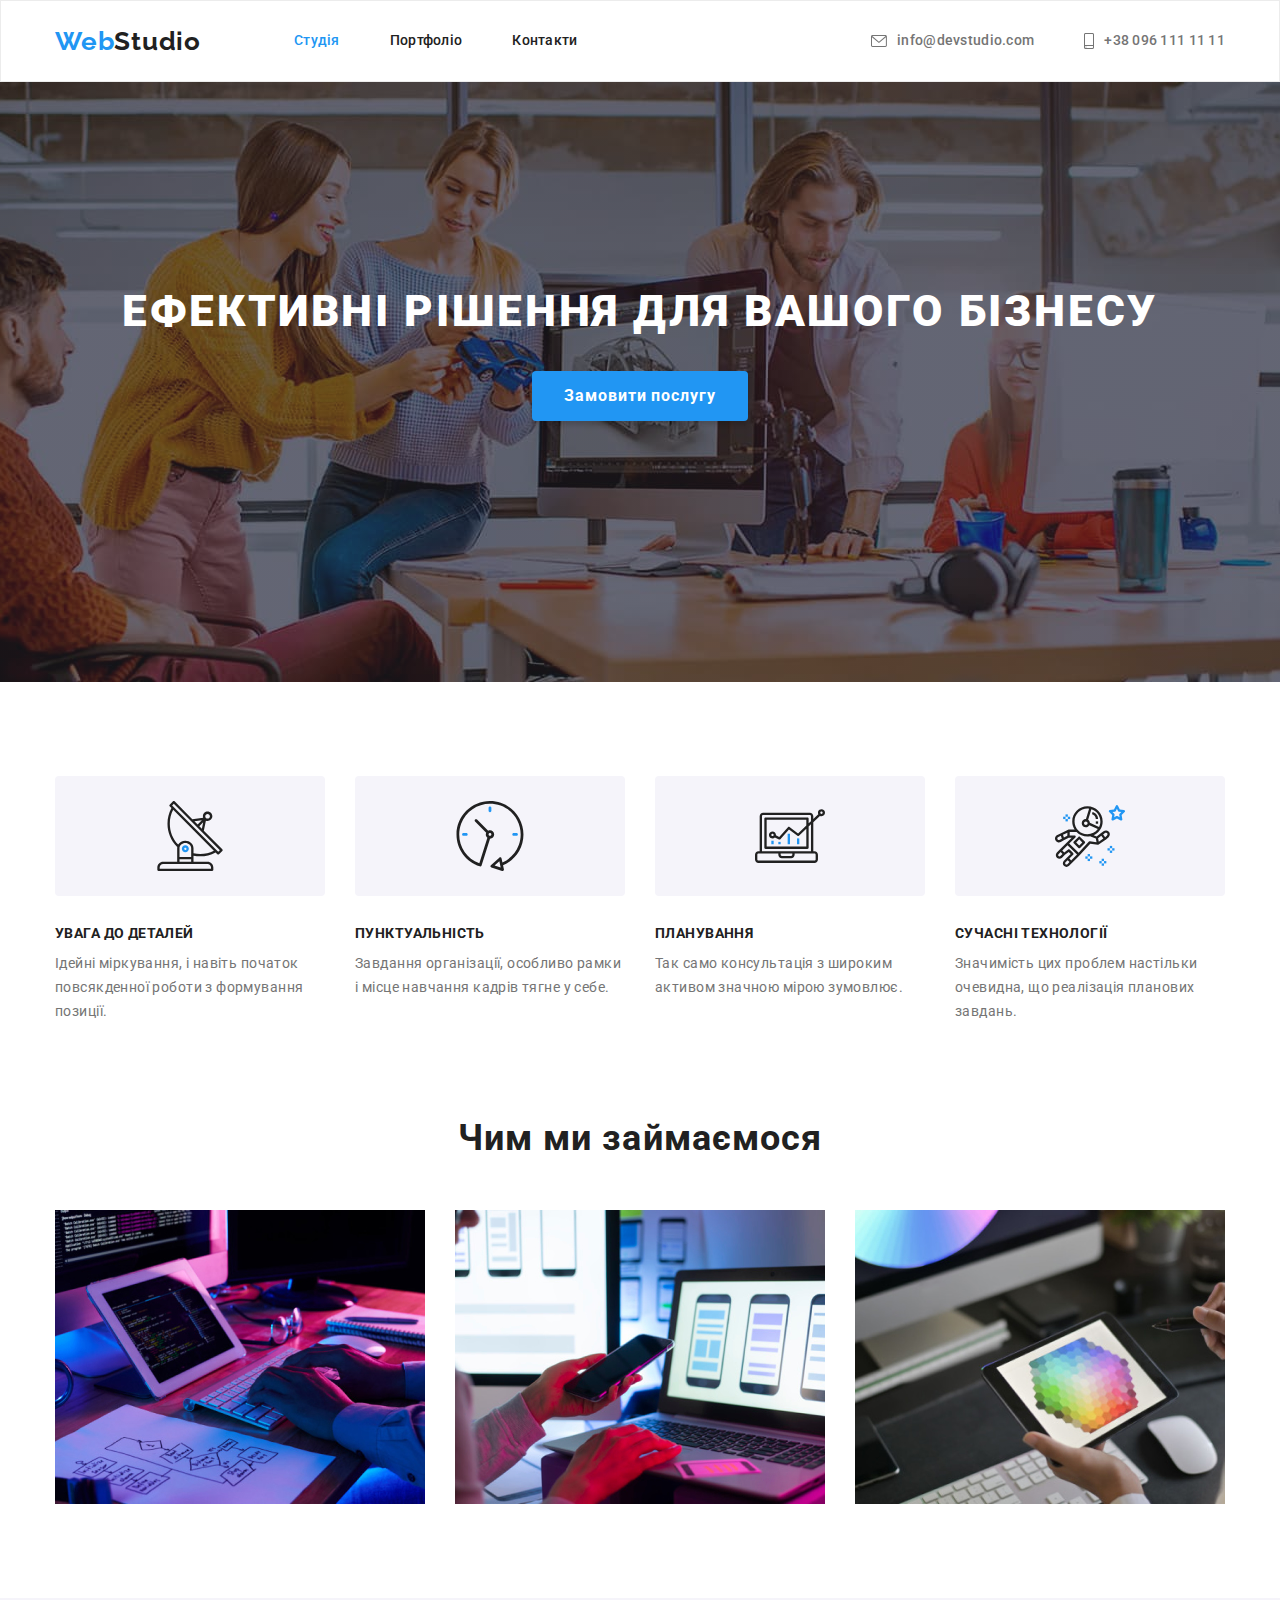
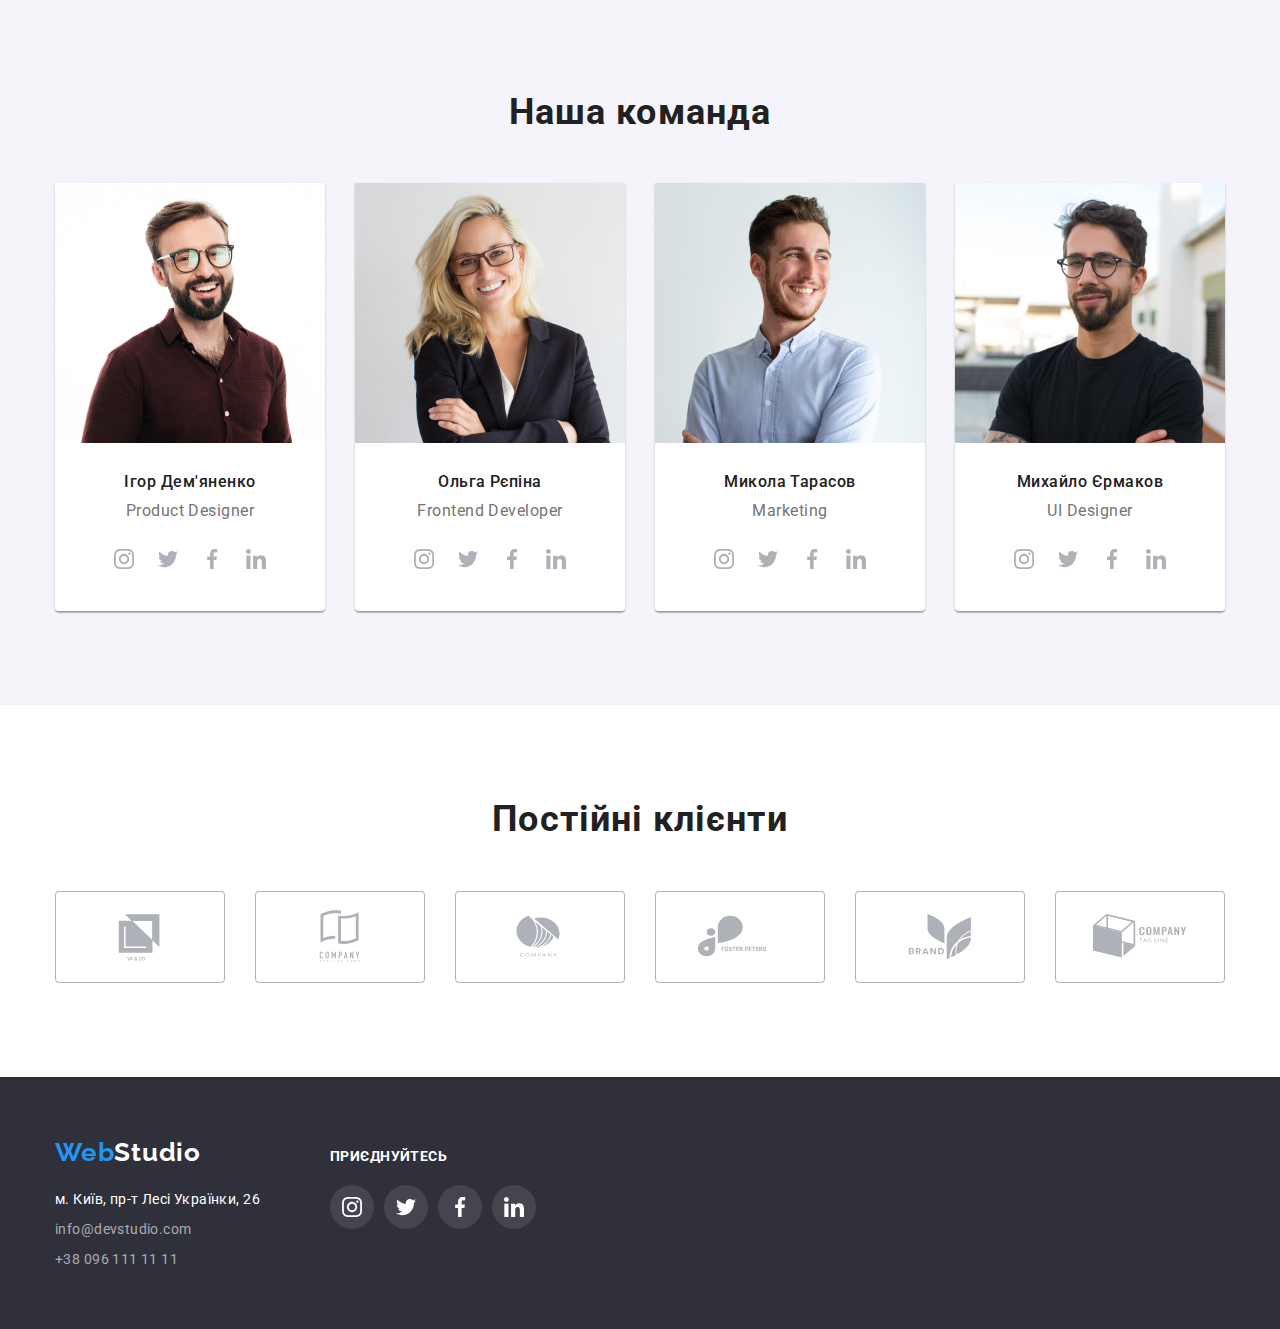
<file: index.html>
<!DOCTYPE html>
<html lang="uk">
  <head>
    <meta charset="UTF-8" />
    <meta http-equiv="X-UA-Compatible" content="IE=edge" />
    <meta name="viewport" content="width=device-width, initial-scale=1.0" />
    <link
      rel="stylesheet"
      href="https://cdnjs.cloudflare.com/ajax/libs/modern-normalize/1.0.0/modern-normalize.min.css"
    />
    <link rel="preconnect" href="https://fonts.googleapis.com" />
    <link rel="preconnect" href="https://fonts.gstatic.com" crossorigin />
    <link
      href="https://fonts.googleapis.com/css2?family=Raleway:wght@700&family=Roboto:wght@400;500;700;900&display=swap"
      rel="stylesheet"
    />
    <link rel="stylesheet" href="./css/styles.css" />
    <title>Студія WebStudio</title>
  </head>

  <body>
    <header class="page-header">
      <div class="conteiner main-nav">
        <nav class="logo-nav">
          <a href="./index.html" lang="en" class="logo"
            ><span class="logo-first-words">Web</span>Studio</a
          >

          <ul class="site-nav list">
            <li class="item first"><a href="./index.html" class="link current">Студія</a></li>
            <li class="item"><a href="./portfolio.html" class="link">Портфоліо</a></li>
            <li class="item"><a href="" class="link">Контакти</a></li>
          </ul>
        </nav>

        <ul class="auth-nav list">
          <li class="item">
            <a href="mailto:info@devstudio.com" class="link envelope">
              <svg class="mail-icon" height="12" width="16">
                <use href="./images/symbol-defs.svg#icon-envelope"></use>
              </svg>
              info@devstudio.com</a
            >
          </li>
          <li class="item">
            <a href="tel:+380961111111" class="link smartphone">
              <svg class="smartphone-icon" height="16" width="10">
                <use href="./images/symbol-defs.svg#icon-smartphone"></use>
              </svg>
              +38 096 111 11 11</a
            >
          </li>
        </ul>
      </div>
    </header>

    <main>
      <section class="hero">
        <div class="section hero">
          <h1 class="hero-title">Ефективні рішення для вашого бізнесу</h1>
          <button type="button" class="button">Замовити послугу</button>
        </div>
      </section>

      <section class="section">
        <div class="conteiner">
          <h2 class="section-title-hidden">Особливості</h2>
          <ul class="features list">
            <li class="item">
              <div class="icon-features-conteiner">
                <svg class="feautures-icon" height="70" width="70">
                  <use href="./images/symbol-defs.svg#icon-antenna"></use>
                </svg>
              </div>
              <h3 class="title">Увага до деталей</h3>
              <p class="features prg">
                Ідейні міркування, і навіть початок повсякденної роботи з формування позиції.
              </p>
            </li>

            <li class="item">
              <div class="icon-features-conteiner">
                <svg class="feautures-icon" height="70" width="70">
                  <use href="./images/symbol-defs.svg#icon-clock"></use>
                </svg>
              </div>
              <h3 class="title">Пунктуальність</h3>
              <p class="features prg">
                Завдання організації, особливо рамки і місце навчання кадрів тягне у себе.
              </p>
            </li>

            <li class="item">
              <div class="icon-features-conteiner">
                <svg class="feautures-icon" height="70" width="70">
                  <use href="./images/symbol-defs.svg#icon-diagram"></use>
                </svg>
              </div>
              <h3 class="title">Планування</h3>
              <p class="features prg">
                Так само консультація з широким активом значною мірою зумовлює.
              </p>
            </li>

            <li class="item">
              <div class="icon-features-conteiner">
                <svg class="feautures-icon" height="70" width="70">
                  <use href="./images/symbol-defs.svg#icon-astronaut"></use>
                </svg>
              </div>
              <h3 class="title">Сучасні технології</h3>
              <p class="features prg">
                Значимість цих проблем настільки очевидна, що реалізація планових завдань.
              </p>
            </li>
          </ul>
        </div>
      </section>

      <section class="section no-padding">
        <div class="conteiner">
          <h2 class="section-title examples">Чим ми займаємося</h2>
          <ul class="examples list">
            <li class="item">
              <img
                src="./images/what1.jpg"
                alt="клавіатура на столі"
                width="370"
                height="294"
                class="img-examples"
              />
            </li>
            <li class="item">
              <img
                src="./images/what2.jpg"
                alt="дівчина за ноутбуком"
                width="370"
                height="294"
                class="img-examples"
              />
            </li>
            <li class="item">
              <img
                src="./images/what3.jpg"
                alt="малюнок на планшеті"
                width="370"
                height="294"
                class="img-examples"
              />
            </li>
          </ul>
        </div>
      </section>

      <section class="section team">
        <div class="conteiner">
          <h2 class="section-title team">Наша команда</h2>
          <ul class="team list">
            <li class="item">
              <img
                src="./images/igor.jpg"
                alt="чоловік Ігор"
                width="270"
                height="260"
                class="img-team"
              />
              <div class="team-bgr">
                <h3 class="team-title title">Ігор Дем'яненко</h3>
                <p class="team prg" lang="en">Product Designer</p>
                <ul class="social-team-container list">
                  <li>
                    <a href="#" class="social-team link">
                      <svg class="social-team-icon" height="20" width="20">
                        <use href="./images/symbol-defs.svg#icon-instagram"></use>
                      </svg>
                    </a>
                  </li>
                  <li>
                    <a href="#" class="social-team link">
                      <svg class="social-team-icon" height="20" width="20">
                        <use href="./images/symbol-defs.svg#icon-twitter"></use>
                      </svg>
                    </a>
                  </li>
                  <li>
                    <a href="#" class="social-team link">
                      <svg class="social-team-icon" height="20" width="20">
                        <use href="./images/symbol-defs.svg#icon-facebook"></use>
                      </svg>
                    </a>
                  </li>
                  <li>
                    <a href="#" class="social-team link">
                      <svg class="social-team-icon" height="20" width="20">
                        <use href="./images/symbol-defs.svg#icon-linkedin"></use>
                      </svg>
                    </a>
                  </li>
                </ul>
              </div>
            </li>

            <li class="item">
              <img
                src="./images/olga.jpg"
                alt="жінка Ольга"
                width="270"
                height="260"
                class="img-team"
              />
              <div class="team-bgr">
                <h3 class="team-title title">Ольга Рєпіна</h3>
                <p class="team prg" lang="en">Frontend Developer</p>
                <ul class="social-team-container list">
                  <li>
                    <a href="#" class="social-team link">
                      <svg class="social-team-icon" height="20" width="20">
                        <use href="./images/symbol-defs.svg#icon-instagram"></use>
                      </svg>
                    </a>
                  </li>
                  <li>
                    <a href="#" class="social-team link">
                      <svg class="social-team-icon" height="20" width="20">
                        <use href="./images/symbol-defs.svg#icon-twitter"></use>
                      </svg>
                    </a>
                  </li>
                  <li>
                    <a href="#" class="social-team link">
                      <svg class="social-team-icon" height="20" width="20">
                        <use href="./images/symbol-defs.svg#icon-facebook"></use>
                      </svg>
                    </a>
                  </li>
                  <li>
                    <a href="#" class="social-team link">
                      <svg class="social-team-icon" height="20" width="20">
                        <use href="./images/symbol-defs.svg#icon-linkedin"></use>
                      </svg>
                    </a>
                  </li>
                </ul>
              </div>
            </li>

            <li class="item">
              <img
                src="./images/mykola.jpg"
                alt="чоловік Микола"
                width="270"
                height="260"
                class="img-team"
              />
              <div class="team-bgr">
                <h3 class="team-title title">Микола Тарасов</h3>
                <p class="team prg" lang="en">Marketing</p>
                <ul class="social-team-container list">
                  <li>
                    <a href="#" class="social-team link">
                      <svg class="social-team-icon" height="20" width="20">
                        <use href="./images/symbol-defs.svg#icon-instagram"></use>
                      </svg>
                    </a>
                  </li>
                  <li>
                    <a href="#" class="social-team link">
                      <svg class="social-team-icon" height="20" width="20">
                        <use href="./images/symbol-defs.svg#icon-twitter"></use>
                      </svg>
                    </a>
                  </li>
                  <li>
                    <a href="#" class="social-team link">
                      <svg class="social-team-icon" height="20" width="20">
                        <use href="./images/symbol-defs.svg#icon-facebook"></use>
                      </svg>
                    </a>
                  </li>
                  <li>
                    <a href="#" class="social-team link">
                      <svg class="social-team-icon" height="20" width="20">
                        <use href="./images/symbol-defs.svg#icon-linkedin"></use>
                      </svg>
                    </a>
                  </li>
                </ul>
              </div>
            </li>

            <li class="item">
              <img
                src="./images/myhail.jpg"
                alt="чоловік Михайло"
                width="270"
                height="260"
                class="img-team"
              />
              <div class="team-bgr">
                <h3 class="team-title title">Михайло Єрмаков</h3>
                <p class="team prg" lang="en">UI Designer</p>
                <ul class="social-team-container list">
                  <li>
                    <a href="#" class="social-team link">
                      <svg class="social-team-icon" height="20" width="20">
                        <use href="./images/symbol-defs.svg#icon-instagram"></use>
                      </svg>
                    </a>
                  </li>
                  <li>
                    <a href="#" class="social-team link">
                      <svg class="social-team-icon" height="20" width="20">
                        <use href="./images/symbol-defs.svg#icon-twitter"></use>
                      </svg>
                    </a>
                  </li>
                  <li>
                    <a href="#" class="social-team link">
                      <svg class="social-team-icon" height="20" width="20">
                        <use href="./images/symbol-defs.svg#icon-facebook"></use>
                      </svg>
                    </a>
                  </li>
                  <li>
                    <a href="#" class="social-team link">
                      <svg class="social-team-icon" height="20" width="20">
                        <use href="./images/symbol-defs.svg#icon-linkedin"></use>
                      </svg>
                    </a>
                  </li>
                </ul>
              </div>
            </li>
          </ul>
        </div>
      </section>

      <section class="section company">
        <div class="conteiner">
          <h2 class="company title">Постійні клієнти</h2>
          <ul class="company list">
            <li class="company-item">
              <a href="" class="company-link link">
                <svg class="logo-company-icon" height="60" width="106">
                  <use href="./images/symbol-defs.svg#icon-logo-one"></use>
                </svg>
              </a>
            </li>
            <li class="company-item">
              <a href="" class="company-link link">
                <svg class="logo-company-icon" height="60" width="106">
                  <use href="./images/symbol-defs.svg#icon-logo-two"></use>
                </svg>
              </a>
            </li>
            <li class="company-item">
              <a href="" class="company-link link">
                <svg class="logo-company-icon" height="60" width="106">
                  <use href="./images/symbol-defs.svg#icon-logo-three"></use>
                </svg>
              </a>
            </li>
            <li class="company-item">
              <a href="" class="company-link link">
                <svg class="logo-company-icon" height="60" width="106">
                  <use href="./images/symbol-defs.svg#icon-logo-fore"></use>
                </svg>
              </a>
            </li>
            <li class="company-item">
              <a href="" class="company-link link">
                <svg class="logo-company-icon" height="60" width="106">
                  <use href="./images/symbol-defs.svg#icon-logo-five"></use>
                </svg>
              </a>
            </li>
            <li class="company-item">
              <a href="" class="company-link link">
                <svg class="logo-company-icon" height="60" width="106">
                  <use href="./images/symbol-defs.svg#icon-logo-six"></use>
                </svg>
              </a>
            </li>
          </ul>
        </div>
      </section>
    </main>

    <footer class="page-footer">
      <div class="conteiner footer">
        <div class="box-footer-one">
          <div class="box-footer-logo">
            <a href="./index.html" lang="en" class="logo-footer"
              ><span class="logo-first-words">Web</span>Studio</a
            >
          </div>

          <address class="footer-address">
            <ul class="footer-address list">
              <li class="item-footer">
                <a
                  class="link-place"
                  href="https://goo.gl/maps/CPtrU1FHBa2aNyZL9"
                  target="_blank"
                  rel="noopener noreferrer nofollow"
                  >м. Київ, пр-т Лесі Українки, 26</a
                >
              </li>
              <li class="item-footer">
                <a href="mailto:info@devstudio.com" class="link footer">info@devstudio.com</a>
              </li>
              <li class="item-footer">
                <a href="tel:+380961111111" class="link footer">+38 096 111 11 11</a>
              </li>
            </ul>
          </address>
        </div>

        <div class="box social-media">
          <p class="social-media prg">Приєднуйтесь</p>

          <ul class="social-footer-container list">
            <li class="item">
              <a href="#" class="social-footer link">
                <svg class="social-footer-icon" height="20" width="20">
                  <use href="./images/symbol-defs.svg#icon-instagram"></use>
                </svg>
              </a>
            </li>
            <li class="item">
              <a href="#" class="social-footer link">
                <svg class="social-footer-icon" height="20" width="20">
                  <use href="./images/symbol-defs.svg#icon-twitter"></use>
                </svg>
              </a>
            </li>
            <li class="item">
              <a href="#" class="social-footer link">
                <svg class="social-footer-icon" height="20" width="20">
                  <use href="./images/symbol-defs.svg#icon-facebook"></use>
                </svg>
              </a>
            </li>
            <li class="item">
              <a href="#" class="social-footer link">
                <svg class="social-footer-icon" height="20" width="20">
                  <use href="./images/symbol-defs.svg#icon-linkedin"></use>
                </svg>
              </a>
            </li>
          </ul>
        </div>
      </div>
    </footer>
  </body>
</html>
</file>
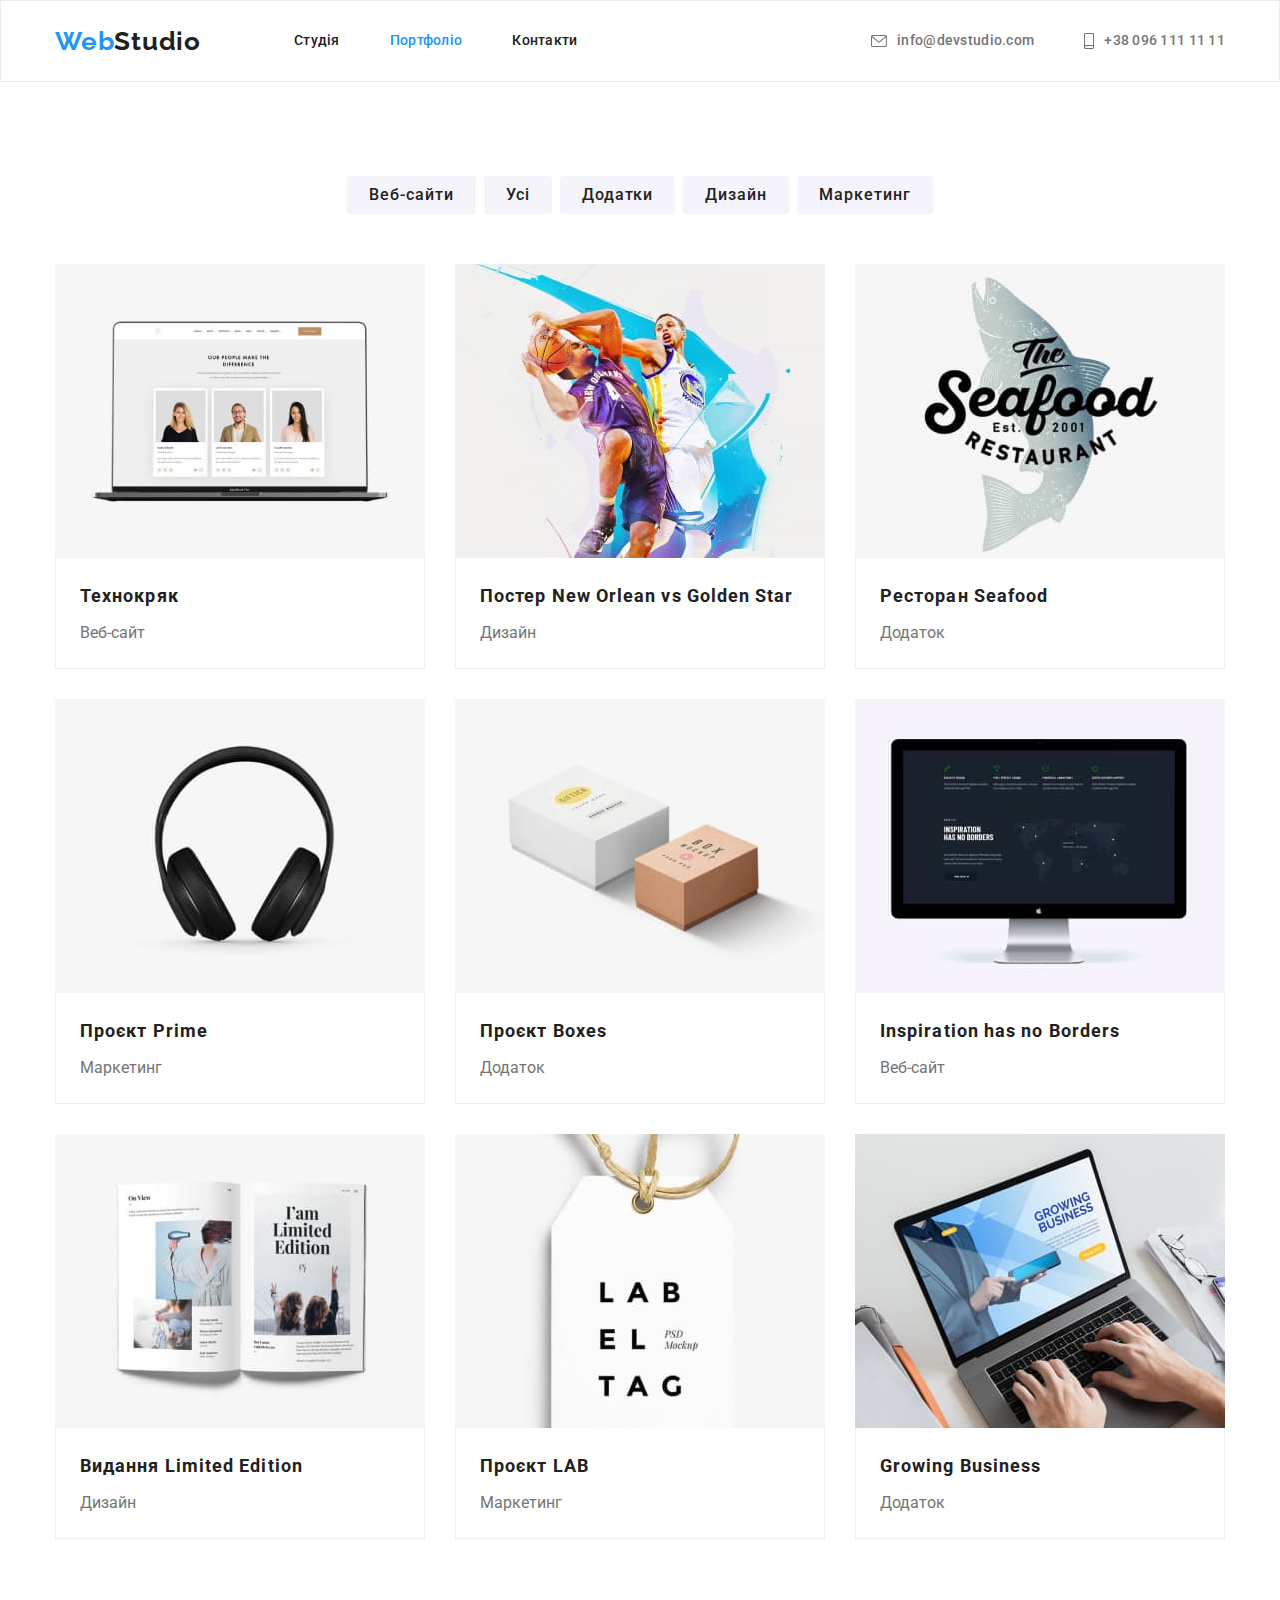
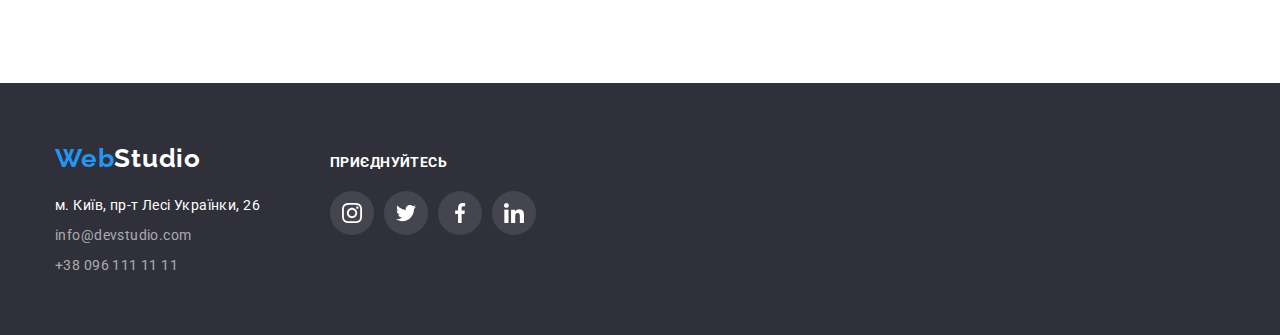
<file: portfolio.html>
<!DOCTYPE html>
<html lang="uk">
  <head>
    <meta charset="UTF-8" />
    <meta http-equiv="X-UA-Compatible" content="IE=edge" />
    <meta name="viewport" content="width=device-width, initial-scale=1.0" />
    <link
      rel="stylesheet"
      href="https://cdnjs.cloudflare.com/ajax/libs/modern-normalize/1.0.0/modern-normalize.min.css"
    />
    <link rel="preconnect" href="https://fonts.googleapis.com" />
    <link rel="preconnect" href="https://fonts.gstatic.com" crossorigin />
    <link
      href="https://fonts.googleapis.com/css2?family=Raleway:wght@700&family=Roboto:wght@400;500;700;900&display=swap"
      rel="stylesheet"
    />
    <link rel="stylesheet" href="./css/styles.css" />
    <title>Портфоліо</title>
  </head>

  <body>
    <header class="page-header">
      <div class="conteiner main-nav">
        <nav class="logo-nav">
          <a href="./index.html" lang="en" class="logo"
            ><span class="logo-first-words">Web</span>Studio</a
          >

          <ul class="site-nav list">
            <li class="item first"><a href="./index.html" class="link">Студія</a></li>
            <li class="item"><a href="./portfolio.html" class="link current">Портфоліо</a></li>
            <li class="item"><a href="" class="link">Контакти</a></li>
          </ul>
        </nav>

        <ul class="auth-nav list">
          <li class="item">
            <a href="mailto:info@devstudio.com" class="link envelope">
              <svg class="mail-icon" height="12" width="16">
                <use href="./images/symbol-defs.svg#icon-envelope"></use>
              </svg>
              info@devstudio.com</a
            >
          </li>
          <li class="item">
            <a href="tel:+380961111111" class="link smartphone">
              <svg class="smartphone-icon" height="16" width="10">
                <use href="./images/symbol-defs.svg#icon-smartphone"></use>
              </svg>
              +38 096 111 11 11</a
            >
          </li>
        </ul>
      </div>
    </header>

    <main>
      <section class="section">
        <div class="conteiner page-list">
          <h1 class="section-title-hidden">Портфоліо</h1>
          <ul class="page list">
            <li class="item"><button type="button" class="button second">Веб-сайти</button></li>
            <li class="item"><button type="button" class="button second">Усі</button></li>
            <li class="item"><button type="button" class="button second">Додатки</button></li>
            <li class="item"><button type="button" class="button second">Дизайн</button></li>
            <li class="item"><button type="button" class="button second">Маркетинг</button></li>
          </ul>

          <ul class="technology list">
            <li class="technology-box">
              <a href="#" class="link technology">
                <img
                  src="./images/tehno.jpg"
                  alt="Веб сайт у ноутбуці"
                  width="370"
                  height="294"
                  class="img-technology"
                />
                <div class="technology-description">
                  <h2 class="section-title technology">Технокряк</h2>
                  <p class="technology prg">Веб-сайт</p>
                </div>
              </a>
            </li>

            <li class="technology-box">
              <a href="#" class="link technology">
                <img
                  src="./images/neworlean.jpg"
                  alt="Баскетбол"
                  width="370"
                  height="294"
                  class="img-technology"
                />
                <div class="technology-description">
                  <h2 class="section-title technology">
                    Постер <span lang="en">New Orlean vs Golden Star</span>
                  </h2>
                  <p class="technology prg">Дизайн</p>
                </div>
              </a>
            </li>

            <li class="technology-box">
              <a href="#" class="link technology">
                <img
                  src="./images/seafood.jpg"
                  alt="Лого ресторану"
                  width="370"
                  height="294"
                  class="img-technology"
                />
                <div class="technology-description">
                  <h2 class="section-title technology">Ресторан <span lang="en">Seafood</span></h2>
                  <p class="technology prg">Додаток</p>
                </div>
              </a>
            </li>

            <li class="technology-box">
              <a href="#" class="link technology">
                <img
                  src="./images/prime.jpg"
                  alt="Бездротові навушники"
                  width="370"
                  height="294"
                  class="img-technology"
                />
                <div class="technology-description">
                  <h2 class="section-title technology">Проєкт <span lang="en">Prime</span></h2>
                  <p class="technology prg">Маркетинг</p>
                </div>
              </a>
            </li>

            <li class="technology-box">
              <a href="#" class="link technology">
                <img
                  src="./images/boxes.jpg"
                  alt="Коробки"
                  width="370"
                  height="294"
                  class="img-technology"
                />
                <div class="technology-description">
                  <h2 class="section-title technology">Проєкт <span lang="en">Boxes</span></h2>
                  <p class="technology prg">Додаток</p>
                </div>
              </a>
            </li>

            <li class="technology-box">
              <a href="#" class="link technology">
                <img
                  src="./images/borders.jpg"
                  alt="Моноблок"
                  width="370"
                  height="294"
                  class="img-technology"
                />
                <div class="technology-description">
                  <h2 class="section-title technology" lang="en">Inspiration has no Borders</h2>
                  <p class="technology prg">Веб-сайт</p>
                </div>
              </a>
            </li>

            <li class="technology-box">
              <a href="#" class="link technology">
                <img
                  src="./images/limited.jpg"
                  alt="Відкритий журнал"
                  width="370"
                  height="294"
                  class="img-technology"
                />
                <div class="technology-description">
                  <h2 class="section-title technology">
                    Видання <span lang="en">Limited Edition</span>
                  </h2>
                  <p class="technology prg">Дизайн</p>
                </div>
              </a>
            </li>

            <li class="technology-box">
              <a href="#" class="link technology">
                <img
                  src="./images/lab.jpg"
                  alt="Етикетка"
                  width="370"
                  height="294"
                  class="img-technology"
                />
                <div class="technology-description">
                  <h2 class="section-title technology">Проєкт LAB</h2>
                  <p class="technology prg">Маркетинг</p>
                </div>
              </a>
            </li>

            <li class="technology-box">
              <a href="#" class="link technology">
                <img
                  src="./images/business.jpg"
                  alt="Друк на ноутбуці"
                  width="370"
                  height="294"
                  class="img-technology"
                />
                <div class="technology-description">
                  <h2 class="section-title technology" lang="en">Growing Business</h2>
                  <p class="technology prg">Додаток</p>
                </div>
              </a>
            </li>
          </ul>
        </div>
      </section>
    </main>

    <footer class="page-footer">
      <div class="conteiner footer">
        <div class="box-footer-one">
          <div class="box-footer-logo">
            <a href="./index.html" lang="en" class="logo-footer"
              ><span class="logo-first-words">Web</span>Studio</a
            >
          </div>

          <address class="footer-address">
            <ul class="footer-address list">
              <li class="item-footer">
                <a
                  class="link-place"
                  href="https://goo.gl/maps/CPtrU1FHBa2aNyZL9"
                  target="_blank"
                  rel="noopener noreferrer nofollow"
                  >м. Київ, пр-т Лесі Українки, 26</a
                >
              </li>
              <li class="item-footer">
                <a href="mailto:info@devstudio.com" class="link footer">info@devstudio.com</a>
              </li>
              <li class="item-footer">
                <a href="tel:+380961111111" class="link footer">+38 096 111 11 11</a>
              </li>
            </ul>
          </address>
        </div>

        <div class="box social-media">
          <p class="social-media prg">Приєднуйтесь</p>

          <ul class="social-footer-container list">
            <li class="item">
              <a href="#" class="social-footer link">
                <svg class="social-footer-icon" height="20" width="20">
                  <use href="./images/symbol-defs.svg#icon-instagram"></use>
                </svg>
              </a>
            </li>
            <li class="item">
              <a href="#" class="social-footer link">
                <svg class="social-footer-icon" height="20" width="20">
                  <use href="./images/symbol-defs.svg#icon-twitter"></use>
                </svg>
              </a>
            </li>
            <li class="item">
              <a href="#" class="social-footer link">
                <svg class="social-footer-icon" height="20" width="20">
                  <use href="./images/symbol-defs.svg#icon-facebook"></use>
                </svg>
              </a>
            </li>
            <li class="item">
              <a href="#" class="social-footer link">
                <svg class="social-footer-icon" height="20" width="20">
                  <use href="./images/symbol-defs.svg#icon-linkedin"></use>
                </svg>
              </a>
            </li>
          </ul>
        </div>
      </div>
    </footer>
  </body>
</html>
</file>
<file: css/styles.css>
:root {
  --black: #212121;
  --p-color: #757575;
  --main-white: #ffffff;
  --blue: #2196f3;
  --color-a-ftr: rgba(255, 255, 255, 0.6);
  --bg-batton: #f5f4fa;
  --color-ftr: #2f303a;
  --main-bg: #f5f5f5;
  --not-main-bg: #f5f4fa;
  --active-btn: #188ce8;
  --border-header: #ececec;
  --border-technology-list: #eeeeee;
  --bg-icon-footer: rgba(255, 255, 255, 0.1);
  --icon-color: #afb1b8;
}

body {
  background-color: var(--main-white);
  color: var(--black);

  font-family: Roboto, sans-serif;
}

/* ALL POSItION */

.conteiner {
  margin-left: auto;
  margin-right: auto;
  width: 1200px;
  /* outline: 2px solid tomato; */
  padding-left: 15px;
  padding-right: 15px;
}

/* main nav */

.logo-nav {
  display: flex;
  align-items: center;
}

.main-nav {
  display: flex;
  align-items: center;
}

/* all */

.section {
  padding-top: 94px;
  padding-bottom: 94px;
  text-align: center;
}

.section.no-padding {
  padding-top: 0;
  padding-bottom: 94px;
}

.section-title {
  color: var(--black);
  margin-top: 0;
  margin-bottom: 50px;
}

.title {
  margin-top: 0;
  margin-bottom: 10px;
}

.prg {
  color: var(--p-color);
  margin-top: 0;
  margin-bottom: 0;
}

.link {
  text-decoration: none;
}

.list {
  list-style: none;
  padding: 0;
  margin: 0;
}

.section-title-hidden {
  position: absolute;
  width: 1px;
  height: 1px;
  margin: -1px;
  border: 0;
  padding: 0;
  clip: rect(0 0 0 0);
  overflow: hidden;
}

/* header */

.page-header {
  background-color: var(--main-white);
  letter-spacing: 0.02em;
  font-weight: 500;
  font-size: 14px;
  line-height: 1.14;
  border: 1px solid var(--border-header);
}

.logo {
  color: var(--black);
  font-family: Raleway, sans-serif;
  letter-spacing: 0.03em;
  font-weight: 700;
  font-size: 26px;
  line-height: 1.19;
  text-decoration: none;
}

.logo-footer {
  color: var(--main-white);
  font-family: Raleway, sans-serif;
  letter-spacing: 0.03em;
  font-weight: 700;
  font-size: 26px;
  line-height: 1.19;
  text-decoration: none;
}

.logo-first-words {
  color: var(--blue);
}

.site-nav .link {
  display: block;
  color: var(--black);
  padding-top: 32px;
  padding-bottom: 32px;
}

.auth-nav .link {
  display: block;
  color: var(--p-color);
  padding-top: 32px;
  padding-bottom: 32px;
}

.link.envelope {
  display: flex;
  align-items: center;
}

.mail-icon {
  margin-right: 10px;
  fill: currentColor;
}

.link.smartphone {
  display: flex;
  align-items: center;
}

.smartphone-icon {
  margin-right: 10px;
  fill: currentColor;
}

.auth-nav .link:hover,
.auth-nav .link:focus,
.site-nav .link:hover,
.site-nav .link:focus,
.site-nav .link.current {
  color: var(--blue);
}

.site-nav {
  display: flex;
}

.auth-nav {
  display: flex;
  margin-left: auto;
}

.site-nav .item + .item {
  margin-left: 50px;
}

.site-nav .item:first-child {
  margin-left: 93px;
}

.auth-nav .item + .item {
  margin-left: 50px;
}

/* HERO */

.hero {
  background-color: var(--color-ftr);

  text-align: center;

  max-width: 1600px;
  height: 600px;
  margin-left: auto;
  margin-right: auto;
  background-image: linear-gradient(to right, rgba(47, 48, 58, 0.4), rgba(47, 48, 58, 0.4)),
    url(../images/hero-img.jpg);
  background-repeat: no-repeat;
  background-position: center;
  background-size: cover;
}

.section.hero {
  padding-top: 200px;
  padding-bottom: 200px;
}

.hero-title {
  margin-top: 0;
  margin-bottom: 30;
  color: white;
  letter-spacing: 0.06em;
  font-weight: 900;
  font-size: 44px;
  line-height: 1.36;
  text-transform: uppercase;
}

/* button */

.button {
  background-color: var(--blue);
  color: var(--main-white);
  cursor: pointer;
  border: inherit;
  letter-spacing: 0.06em;
  font-weight: 700;
  font-size: 16px;
  line-height: 1.87;
  border-radius: 4px;
  padding: 10px 32px;
  box-shadow: 0px 4px 4px rgba(0, 0, 0, 0.15);
}

.button:hover,
.button:focus {
  background-color: var(--active-btn);
  color: var(--main-white);
}

.button.second {
  color: var(--black);
  background-color: var(--bg-batton);
  font-weight: 500;
  font-size: 16px;
  line-height: 1.62;
  font-family: inherit;
  border: 1px inherit;
  border-radius: 4px;
  padding: 6px 22px;
  box-shadow: none;
}

.button.second:hover,
.button.second:focus {
  background-color: var(--blue);
  color: var(--main-white);
  box-shadow: 0px 3px 1px rgba(0, 0, 0, 0.1), 0px 1px 2px rgba(0, 0, 0, 0.08),
    0px 2px 2px rgba(0, 0, 0, 0.12);
}

/* features */

.features.list {
  display: flex;
  text-align: left;
}

.features.list .item {
  width: 270px;
}

.features.list .item + .item {
  margin-left: 30px;
}

.features {
  list-style: none;
}

.features .title {
  color: var(--black);
  font-weight: 700;
  font-size: 14px;
  line-height: 1.14;
  letter-spacing: 0.03em;
  text-transform: uppercase;
}

.features.prg {
  color: var(--p-color);
  font-size: 14px;
  line-height: 1.71;
  letter-spacing: 0.03em;
}

.features.list .item {
  display: block;
}

.icon-features-conteiner {
  display: flex;
  justify-content: center;
  align-items: center;
  height: 120px;
  width: 270px;
  background: var(--bg-batton);
  border-radius: 4px;
  margin-bottom: 30px;
  padding: 0;
}

/* .features.list .item {
  display: block;
  height: 120px;
  margin-bottom: 30px;
  border-radius: 4px;

  background-repeat: no-repeat;
  background-position: center;
  background-color: var(--bg-batton);
} */

/* .features.list .item:nth-of-type(1)::before {
  background-image: url(../images/antenna.svg);
}

.features.list .item:nth-of-type(2)::before {
  background-image: url(../images/clock.svg);
}

.features.list .item:nth-of-type(3)::before {
  background-image: url(../images/diagram.svg);
}

.features.list .item:nth-of-type(4)::before {
  background-image: url(../images/astronaut.svg);
} */

/* examples */

.examples.list {
  display: flex;
}

.examples.list .item + .item {
  margin-left: 30px;
}

.img-examples {
  display: block;
}

.section-title.examples,
.section-title.team {
  font-weight: 700;
  font-size: 36px;
  line-height: 1.16;
  letter-spacing: 0.03em;

  text-align: center;
}

/* team */

.section.team {
  background-color: var(--bg-batton);
}

.team.list {
  display: flex;
}

.team.list .item + .item {
  margin-left: 30px;
}

.team.list .item {
  box-shadow: 0px 1px 3px rgba(0, 0, 0, 0.12), 0px 1px 1px rgba(0, 0, 0, 0.14),
    0px 2px 1px rgba(0, 0, 0, 0.2);
  border-radius: 0px 0px 4px 4px;
}

.img-team {
  display: block;
}

.team-title {
  font-weight: 500;
  font-size: 16px;
  line-height: 1.18;
  letter-spacing: 0.03em;
  margin-bottom: 10px;
}

.team.prg {
  font-size: 16px;
  line-height: 1.18;
  letter-spacing: 0.03em;
  margin-bottom: 16px;
}

.team-bgr {
  background-color: var(--main-white);
  border-radius: 0px 0px 4px 4px;
  padding: 30px;
}

.social-team-container {
  display: flex;
  padding: 0;
  margin: 0;
  justify-content: center;
  align-items: center;
}

.social-team-container .social-team + .social-team {
  margin-left: 10px;
}

.social-team.link {
  display: inline-flex;
  height: 44px;
  width: 44px;
  align-items: center;
  padding: 0;
  color: var(--icon-color);
}

.social-team.link:hover,
.social-team.link:focus {
  background-color: var(--blue);
  border-radius: 50%;
  color: var(--main-white);
}

.social-team-icon {
  height: 20px;
  margin-left: auto;
  margin-right: auto;
  align-items: center;
  fill: currentColor;
}

/* 
.social-team-icon:hover,
.social-team-icon:focus {
  fill: var(--main-white);
} */

/* COMPANY */

.company.title {
  font-weight: 700;
  font-size: 36px;
  line-height: 1.16;
  letter-spacing: 0.03em;
  margin-bottom: 50px;
}

.company.list {
  display: flex;
  justify-content: center;
  gap: 30px;
}

.company-item {
  display: flex;
  width: 170px;
  height: 92px;
}

.company-link {
  display: flex;
  justify-content: center;
  align-items: center;
  width: 100%;
  height: 100%;
  border: 1px solid var(--icon-color);
  border-radius: 4px;
  color: var(--icon-color);
}

.company-link:hover,
.company-link:focus {
  color: var(--blue);
  border-color: var(--blue);
}

.logo-company-icon {
  fill: currentColor;
}

/* footer */

.page-footer {
  background-color: var(--color-ftr);
  padding-top: 60px;
  padding-bottom: 60px;
}

.conteiner.footer {
  display: flex;
  align-items: baseline;
}

.box-footer-one {
  display: block;
}

.box.social-media {
  display: block;
  margin-left: 70px;
}

.box-footer-logo {
  margin-bottom: 20px;
}

.footer-address {
  font-size: 14px;
  line-height: 1.71;
  font-style: normal;
  text-decoration: none;
}

.item-footer {
  display: block;
  height: 21px;
}

.item-footer + .item-footer {
  margin-top: 9px;
}

.link-place {
  color: var(--main-white);
  letter-spacing: 0.03em;

  text-decoration: none;
}

.link.footer {
  color: var(--color-a-ftr);
  letter-spacing: 0.03em;
}

.link-place:hover,
.link-place:focus,
.link.footer:hover,
.link.footer:focus {
  color: var(--blue);
}

.social-media.prg {
  color: var(--main-white);
  font-weight: 700;
  font-size: 14px;
  line-height: 1.14;
  letter-spacing: 0.03em;
  text-transform: uppercase;

  margin-bottom: 20px;
}

.social-footer-container {
  display: flex;
  gap: 10px;
}

.social-footer.link {
  display: flex;
  justify-content: center;
  align-items: center;
  gap: 10px;
  height: 44px;
  width: 44px;
  border-radius: 50%;
  background-color: var(--bg-icon-footer);
}

.social-footer.link:hover,
.social-footer.link:focus {
  background-color: var(--blue);
}

.social-footer-icon {
  fill: var(--main-white);
}

/*.social-media.list {
  display: flex;
}

.social-media.list .item {
  display: block;
  height: 44px;
  width: 44px;

  background-repeat: no-repeat;
  background-position: center;
  border-radius: 50%;
  background-color: var(--bg-icon-footer);
}

.social-media.list .item:hover {
  background-color: var(--blue);
}

.social-media.list .item + .item {
  margin-left: 10px;
}

.instagram {
  background-image: url(../images/instagram.svg);
}

.twitter {
  background-image: url(../images/twitter.svg);
}

.facebook {
  background-image: url(../images/facebook.svg);
}

.linkindin {
  background-image: url(../images/linkedin.svg);
} */

/* Page list */

.conteiner.page-list {
  padding-bottom: 50px;
}

.page.list {
  display: flex;
  justify-content: center;
  margin-bottom: 50px;
}

.page.list .item + .item {
  margin-left: 8px;
}

/* tehnology */

.technology.list {
  display: flex;
  flex-wrap: wrap;
  text-align: left;
}

.technology-box {
  margin-bottom: 30px;
  width: 370px;
  margin-right: 30px;
}

.technology-box:nth-child(3n) {
  margin-right: 0;
}

.technology-box:nth-last-child(-n + 3) {
  margin-bottom: 0;
}

.link.technology {
  display: block;
  text-decoration: none;
}

.link.technology:hover,
.link.technology:focus {
  box-shadow: 0px 1px 1px rgba(0, 0, 0, 0.12), 0px 4px 4px rgba(0, 0, 0, 0.06),
    1px 4px 6px rgba(0, 0, 0, 0.16);
}

.link.technology .img-technology {
  display: block;
}

.section-title.technology {
  font-weight: 700;
  font-size: 18px;
  line-height: 2;
  letter-spacing: 0.06em;
  padding-top: 20px;
  padding-bottom: 4px;
  margin: 0;
}

.technology.prg {
  font-weight: 400;
  font-size: 16px;
  line-height: 1.88;
  padding-bottom: 20px;
}

.technology-description {
  border: 1px solid #eeeeee;
  border-top: hidden;
  padding-left: 24px;
  padding-right: 24px;
}
</file>
